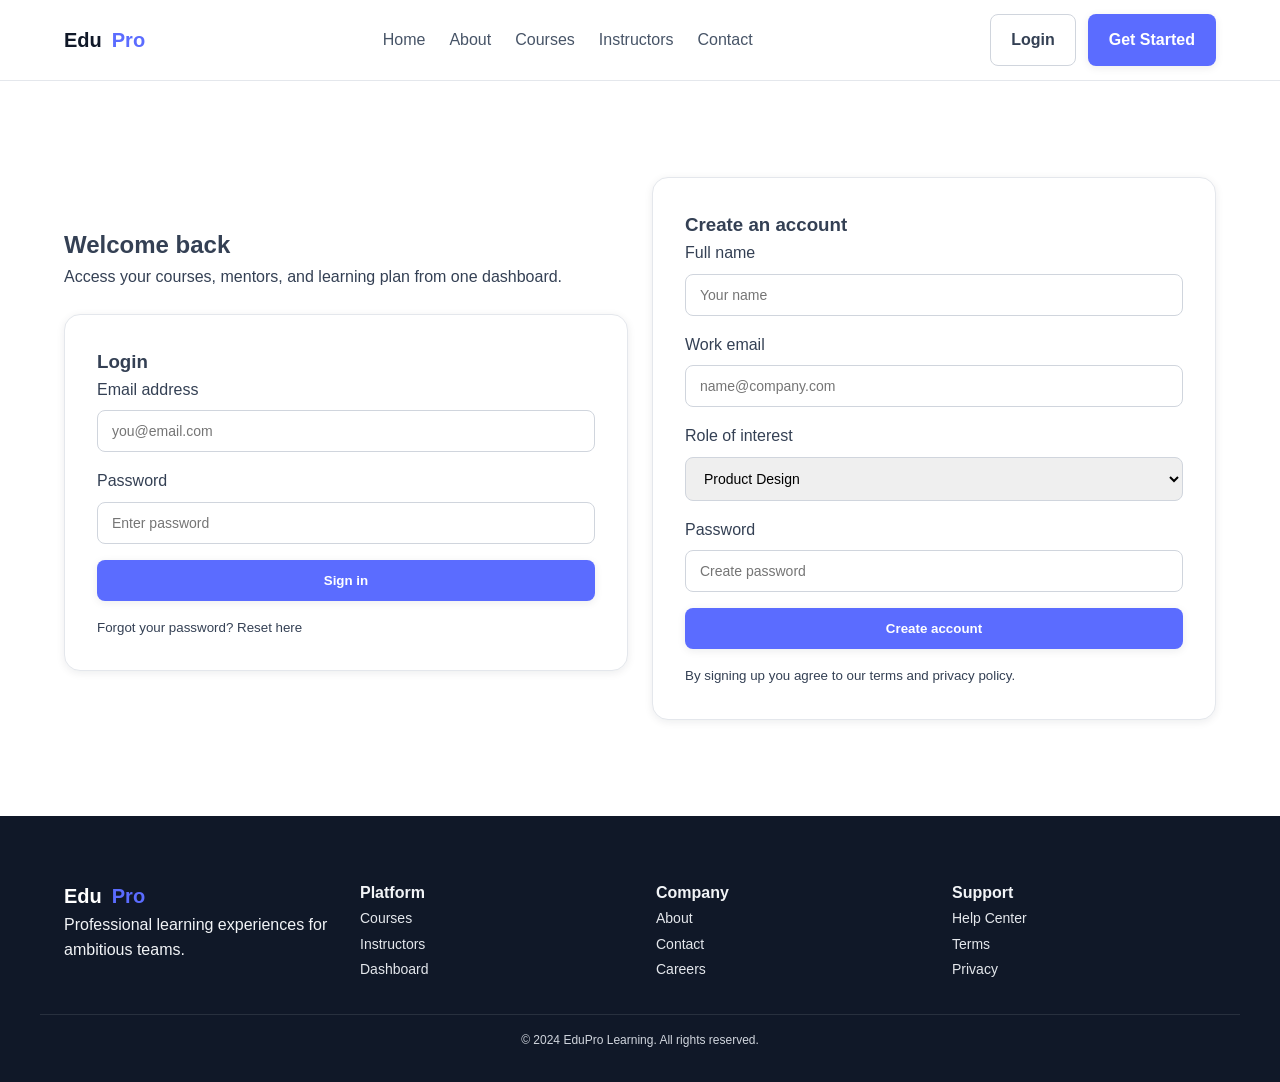
<file: frontend/pages/auth.html>
<!DOCTYPE html>
<html lang="en">
<head>
  <meta charset="UTF-8" />
  <meta name="viewport" content="width=device-width, initial-scale=1.0" />
  <title>Login & Register | EduPro</title>
  <link rel="stylesheet" href="../css/style.css" />
</head>
<body>
  <!-- Navigation -->
  <header class="header">
    <div class="container navbar">
      <a class="logo" href="../index.html">Edu<span>Pro</span></a>
      <nav class="nav-links">
        <a href="../index.html">Home</a>
        <a href="about.html">About</a>
        <a href="courses.html">Courses</a>
        <a href="instructors.html">Instructors</a>
        <a href="contact.html">Contact</a>
      </nav>
      <div class="nav-actions">
        <a class="btn btn-outline" href="auth.html">Login</a>
        <a class="btn btn-primary" href="auth.html">Get Started</a>
      </div>
      <button class="menu-toggle" aria-label="Open mobile menu">
        <span></span>
        <span></span>
        <span></span>
      </button>
    </div>
    <div class="mobile-menu">
      <a href="../index.html">Home</a>
      <a href="about.html">About</a>
      <a href="courses.html">Courses</a>
      <a href="instructors.html">Instructors</a>
      <a href="contact.html">Contact</a>
      <a href="auth.html">Login</a>
    </div>
  </header>

  <!-- Auth Forms -->
  <section class="section">
    <div class="container auth-layout">
      <div>
        <h1>Welcome back</h1>
        <p>Access your courses, mentors, and learning plan from one dashboard.</p>
        <div class="form-card" style="margin-top: 24px;">
          <h3>Login</h3>
          <form class="form-grid">
            <label class="form-control">Email address
              <input type="email" placeholder="you@email.com" required />
            </label>
            <label class="form-control">Password
              <input type="password" placeholder="Enter password" required />
            </label>
            <button class="btn btn-primary" type="submit">Sign in</button>
            <small>Forgot your password? <a href="contact.html">Reset here</a></small>
          </form>
        </div>
      </div>
      <div class="form-card">
        <h3>Create an account</h3>
        <form class="form-grid">
          <label class="form-control">Full name
            <input type="text" placeholder="Your name" required />
          </label>
          <label class="form-control">Work email
            <input type="email" placeholder="name@company.com" required />
          </label>
          <label class="form-control">Role of interest
            <select>
              <option>Product Design</option>
              <option>Data Analytics</option>
              <option>Software Engineering</option>
              <option>Marketing</option>
            </select>
          </label>
          <label class="form-control">Password
            <input type="password" placeholder="Create password" required />
          </label>
          <button class="btn btn-primary" type="submit">Create account</button>
          <small>By signing up you agree to our terms and privacy policy.</small>
        </form>
      </div>
    </div>
  </section>

  <!-- Footer -->
  <footer class="footer">
    <div class="container footer-grid">
      <div>
        <div class="logo" style="color: var(--white);">Edu<span>Pro</span></div>
        <p>Professional learning experiences for ambitious teams.</p>
      </div>
      <div>
        <h4>Platform</h4>
        <ul>
          <li><a href="courses.html">Courses</a></li>
          <li><a href="instructors.html">Instructors</a></li>
          <li><a href="dashboard.html">Dashboard</a></li>
        </ul>
      </div>
      <div>
        <h4>Company</h4>
        <ul>
          <li><a href="about.html">About</a></li>
          <li><a href="contact.html">Contact</a></li>
          <li><a href="auth.html">Careers</a></li>
        </ul>
      </div>
      <div>
        <h4>Support</h4>
        <ul>
          <li><a href="contact.html">Help Center</a></li>
          <li><a href="contact.html">Terms</a></li>
          <li><a href="contact.html">Privacy</a></li>
        </ul>
      </div>
    </div>
    <div class="container footer-bottom">
      © 2024 EduPro Learning. All rights reserved.
    </div>
  </footer>

  <script src="../js/main.js"></script>
</body>
</html>
</file>
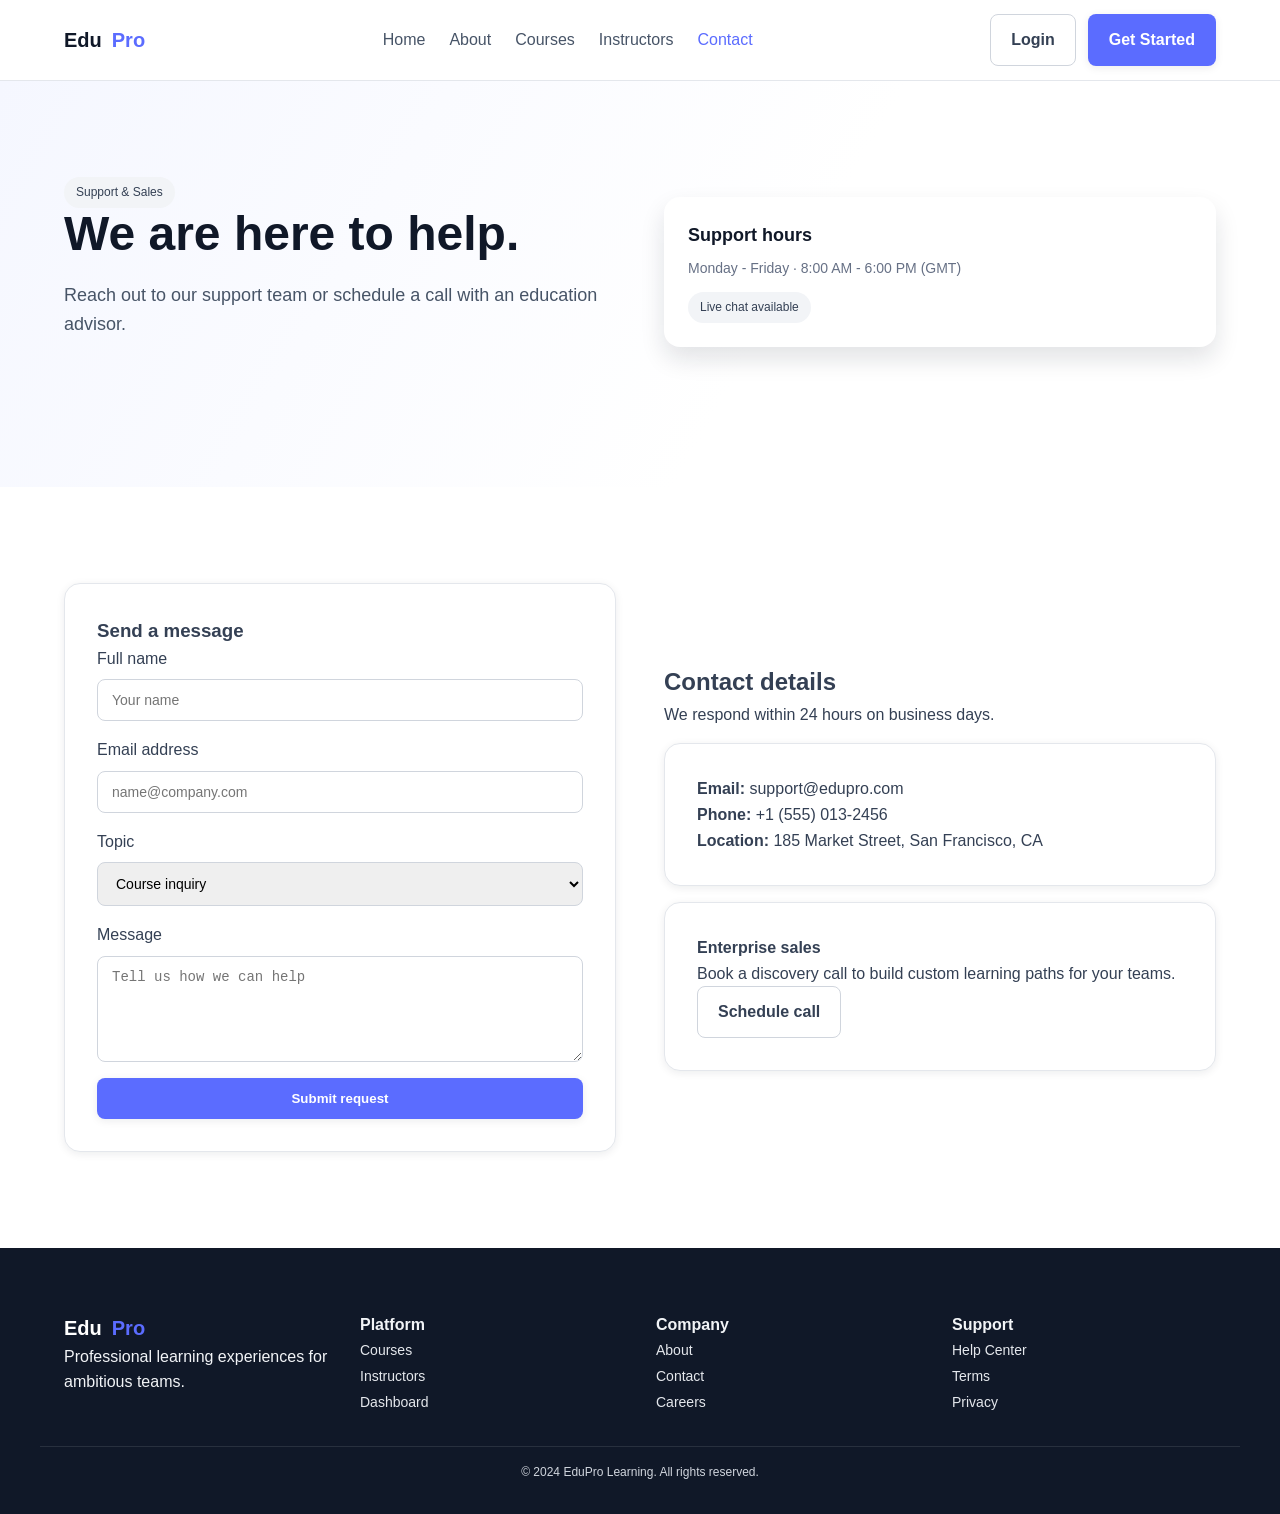
<file: frontend/pages/contact.html>
<!DOCTYPE html>
<html lang="en">
<head>
  <meta charset="UTF-8" />
  <meta name="viewport" content="width=device-width, initial-scale=1.0" />
  <title>Contact | EduPro</title>
  <link rel="stylesheet" href="../css/style.css" />
</head>
<body>
  <!-- Navigation -->
  <header class="header">
    <div class="container navbar">
      <a class="logo" href="../index.html">Edu<span>Pro</span></a>
      <nav class="nav-links">
        <a href="../index.html">Home</a>
        <a href="about.html">About</a>
        <a href="courses.html">Courses</a>
        <a href="instructors.html">Instructors</a>
        <a class="active" href="contact.html">Contact</a>
      </nav>
      <div class="nav-actions">
        <a class="btn btn-outline" href="auth.html">Login</a>
        <a class="btn btn-primary" href="auth.html">Get Started</a>
      </div>
      <button class="menu-toggle" aria-label="Open mobile menu">
        <span></span>
        <span></span>
        <span></span>
      </button>
    </div>
    <div class="mobile-menu">
      <a href="../index.html">Home</a>
      <a href="about.html">About</a>
      <a href="courses.html">Courses</a>
      <a href="instructors.html">Instructors</a>
      <a href="contact.html">Contact</a>
      <a href="auth.html">Login</a>
    </div>
  </header>

  <!-- Contact Hero -->
  <section class="hero">
    <div class="container hero-grid">
      <div class="hero-content">
        <span class="badge">Support & Sales</span>
        <h1>We are here to help.</h1>
        <p>Reach out to our support team or schedule a call with an education advisor.</p>
      </div>
      <div class="hero-card">
        <h4>Support hours</h4>
        <p>Monday - Friday · 8:00 AM - 6:00 PM (GMT)</p>
        <div style="margin-top: 12px;">
          <span class="badge">Live chat available</span>
        </div>
      </div>
    </div>
  </section>

  <!-- Contact Form -->
  <section class="section">
    <div class="container hero-grid">
      <div class="form-card">
        <h3>Send a message</h3>
        <form class="form-grid">
          <label class="form-control">Full name
            <input type="text" placeholder="Your name" required />
          </label>
          <label class="form-control">Email address
            <input type="email" placeholder="name@company.com" required />
          </label>
          <label class="form-control">Topic
            <select>
              <option>Course inquiry</option>
              <option>Enterprise partnership</option>
              <option>Technical support</option>
              <option>Billing</option>
            </select>
          </label>
          <label class="form-control">Message
            <textarea rows="5" placeholder="Tell us how we can help"></textarea>
          </label>
          <button class="btn btn-primary" type="submit">Submit request</button>
        </form>
      </div>
      <div>
        <h2>Contact details</h2>
        <p>We respond within 24 hours on business days.</p>
        <div class="form-card" style="margin-top: 16px;">
          <p><strong>Email:</strong> support@edupro.com</p>
          <p><strong>Phone:</strong> +1 (555) 013-2456</p>
          <p><strong>Location:</strong> 185 Market Street, San Francisco, CA</p>
        </div>
        <div class="form-card" style="margin-top: 16px;">
          <h4>Enterprise sales</h4>
          <p>Book a discovery call to build custom learning paths for your teams.</p>
          <a class="btn btn-outline" href="contact.html">Schedule call</a>
        </div>
      </div>
    </div>
  </section>

  <!-- Footer -->
  <footer class="footer">
    <div class="container footer-grid">
      <div>
        <div class="logo" style="color: var(--white);">Edu<span>Pro</span></div>
        <p>Professional learning experiences for ambitious teams.</p>
      </div>
      <div>
        <h4>Platform</h4>
        <ul>
          <li><a href="courses.html">Courses</a></li>
          <li><a href="instructors.html">Instructors</a></li>
          <li><a href="dashboard.html">Dashboard</a></li>
        </ul>
      </div>
      <div>
        <h4>Company</h4>
        <ul>
          <li><a href="about.html">About</a></li>
          <li><a href="contact.html">Contact</a></li>
          <li><a href="auth.html">Careers</a></li>
        </ul>
      </div>
      <div>
        <h4>Support</h4>
        <ul>
          <li><a href="contact.html">Help Center</a></li>
          <li><a href="contact.html">Terms</a></li>
          <li><a href="contact.html">Privacy</a></li>
        </ul>
      </div>
    </div>
    <div class="container footer-bottom">
      © 2024 EduPro Learning. All rights reserved.
    </div>
  </footer>

  <script src="../js/main.js"></script>
</body>
</html>
</file>
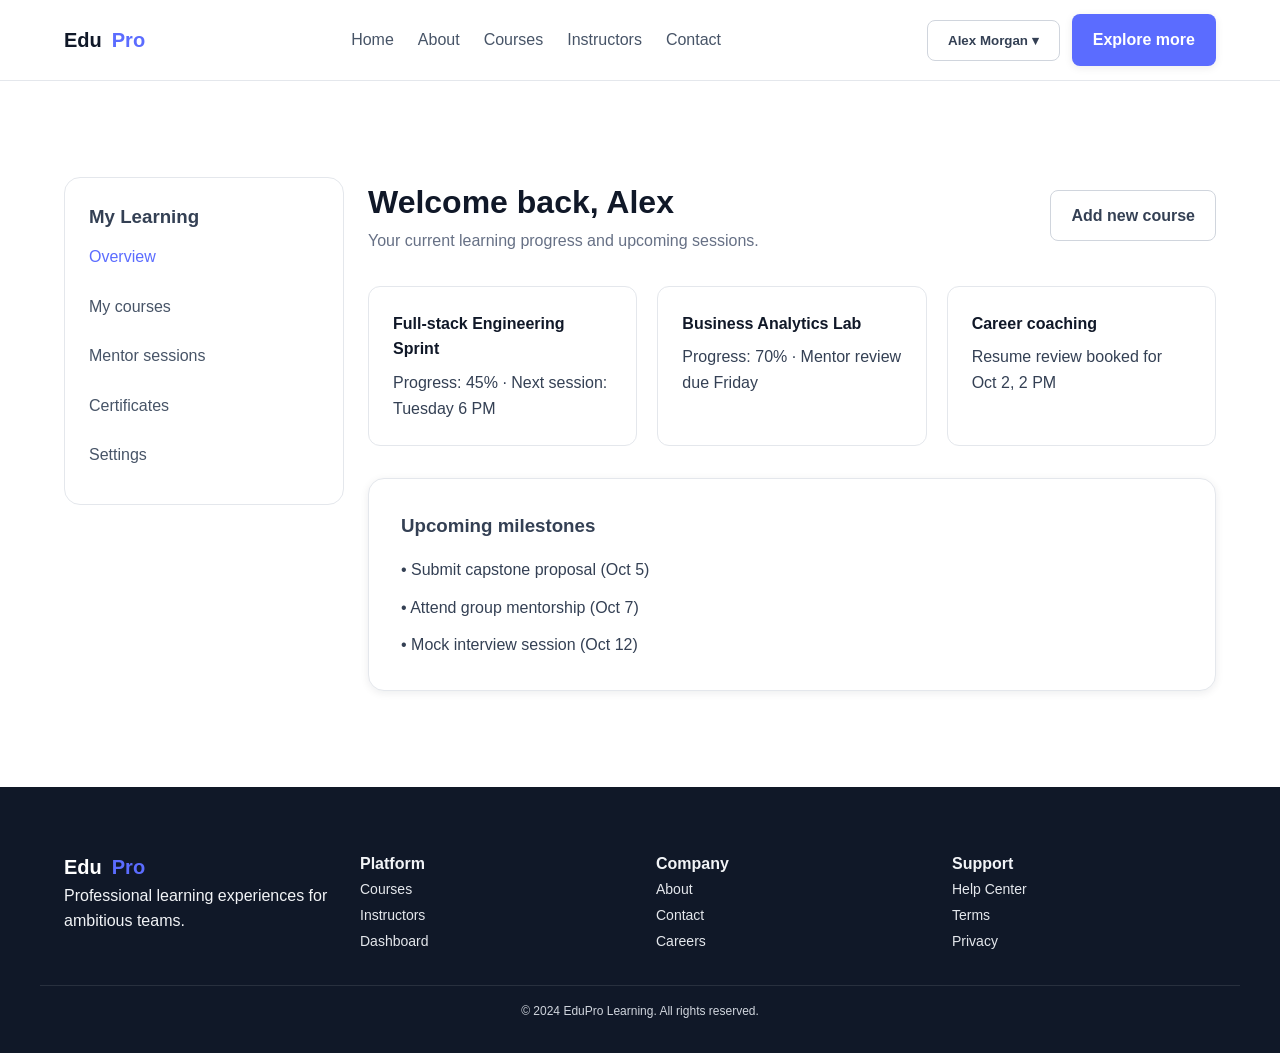
<file: frontend/pages/dashboard.html>
<!DOCTYPE html>
<html lang="en">
<head>
  <meta charset="UTF-8" />
  <meta name="viewport" content="width=device-width, initial-scale=1.0" />
  <title>Dashboard | EduPro</title>
  <link rel="stylesheet" href="../css/style.css" />
</head>
<body>
  <!-- Navigation -->
  <header class="header">
    <div class="container navbar">
      <a class="logo" href="../index.html">Edu<span>Pro</span></a>
      <nav class="nav-links">
        <a href="../index.html">Home</a>
        <a href="about.html">About</a>
        <a href="courses.html">Courses</a>
        <a href="instructors.html">Instructors</a>
        <a href="contact.html">Contact</a>
      </nav>
      <div class="nav-actions">
        <div class="dropdown">
          <button class="btn btn-outline" data-dropdown-toggle>Alex Morgan ▾</button>
          <div class="dropdown-menu" data-dropdown-menu>
            <a href="dashboard.html">Profile</a>
            <a href="dashboard.html">Settings</a>
            <a href="auth.html">Sign out</a>
          </div>
        </div>
        <a class="btn btn-primary" href="courses.html">Explore more</a>
      </div>
      <button class="menu-toggle" aria-label="Open mobile menu">
        <span></span>
        <span></span>
        <span></span>
      </button>
    </div>
    <div class="mobile-menu">
      <a href="../index.html">Home</a>
      <a href="about.html">About</a>
      <a href="courses.html">Courses</a>
      <a href="instructors.html">Instructors</a>
      <a href="contact.html">Contact</a>
      <a href="auth.html">Login</a>
    </div>
  </header>

  <!-- Dashboard -->
  <section class="section">
    <div class="container dashboard-layout">
      <aside class="sidebar">
        <h3>My Learning</h3>
        <a class="active" href="dashboard.html">Overview</a>
        <a href="dashboard.html">My courses</a>
        <a href="dashboard.html">Mentor sessions</a>
        <a href="dashboard.html">Certificates</a>
        <a href="dashboard.html">Settings</a>
      </aside>
      <div>
        <div class="section-title">
          <div>
            <h2>Welcome back, Alex</h2>
            <p>Your current learning progress and upcoming sessions.</p>
          </div>
          <a class="btn btn-outline" href="courses.html">Add new course</a>
        </div>
        <div class="dashboard-cards">
          <div class="feature-card">
            <h4>Full-stack Engineering Sprint</h4>
            <p>Progress: 45% · Next session: Tuesday 6 PM</p>
          </div>
          <div class="feature-card">
            <h4>Business Analytics Lab</h4>
            <p>Progress: 70% · Mentor review due Friday</p>
          </div>
          <div class="feature-card">
            <h4>Career coaching</h4>
            <p>Resume review booked for Oct 2, 2 PM</p>
          </div>
        </div>
        <div class="section" style="padding: 32px 0 0;">
          <div class="form-card">
            <h3>Upcoming milestones</h3>
            <ul style="margin-top: 16px; display: grid; gap: 12px;">
              <li>• Submit capstone proposal (Oct 5)</li>
              <li>• Attend group mentorship (Oct 7)</li>
              <li>• Mock interview session (Oct 12)</li>
            </ul>
          </div>
        </div>
      </div>
    </div>
  </section>

  <!-- Footer -->
  <footer class="footer">
    <div class="container footer-grid">
      <div>
        <div class="logo" style="color: var(--white);">Edu<span>Pro</span></div>
        <p>Professional learning experiences for ambitious teams.</p>
      </div>
      <div>
        <h4>Platform</h4>
        <ul>
          <li><a href="courses.html">Courses</a></li>
          <li><a href="instructors.html">Instructors</a></li>
          <li><a href="dashboard.html">Dashboard</a></li>
        </ul>
      </div>
      <div>
        <h4>Company</h4>
        <ul>
          <li><a href="about.html">About</a></li>
          <li><a href="contact.html">Contact</a></li>
          <li><a href="auth.html">Careers</a></li>
        </ul>
      </div>
      <div>
        <h4>Support</h4>
        <ul>
          <li><a href="contact.html">Help Center</a></li>
          <li><a href="contact.html">Terms</a></li>
          <li><a href="contact.html">Privacy</a></li>
        </ul>
      </div>
    </div>
    <div class="container footer-bottom">
      © 2024 EduPro Learning. All rights reserved.
    </div>
  </footer>

  <script src="../js/main.js"></script>
</body>
</html>
</file>
<file: frontend/css/style.css>
/* =============================
   EduPro - Global Styles
   ============================= */
:root {
  --brand-900: #101828;
  --brand-800: #1d2939;
  --brand-700: #344054;
  --brand-600: #475467;
  --brand-500: #667085;
  --brand-400: #98a2b3;
  --brand-300: #d0d5dd;
  --brand-200: #e4e7ec;
  --brand-100: #f2f4f7;
  --primary-600: #5b6cff;
  --primary-500: #6476ff;
  --primary-400: #7c8bff;
  --success-500: #12b76a;
  --warning-500: #f79009;
  --danger-500: #f04438;
  --white: #ffffff;
  --shadow-sm: 0 2px 8px rgba(16, 24, 40, 0.08);
  --shadow-md: 0 12px 24px rgba(16, 24, 40, 0.12);
  --radius-xl: 24px;
  --radius-lg: 16px;
  --radius-md: 12px;
  --radius-sm: 8px;
  --max-width: 1200px;
  --transition: 0.3s ease;
}

* {
  box-sizing: border-box;
  margin: 0;
  padding: 0;
}

body {
  font-family: "Inter", "Segoe UI", Tahoma, Geneva, Verdana, sans-serif;
  background: var(--white);
  color: var(--brand-700);
  line-height: 1.6;
}

img {
  max-width: 100%;
  display: block;
}

a {
  text-decoration: none;
  color: inherit;
}

ul {
  list-style: none;
}

.container {
  width: 100%;
  max-width: var(--max-width);
  margin: 0 auto;
  padding: 0 24px;
}

.btn {
  display: inline-flex;
  align-items: center;
  justify-content: center;
  gap: 8px;
  padding: 12px 20px;
  border-radius: var(--radius-sm);
  border: 1px solid transparent;
  font-weight: 600;
  cursor: pointer;
  transition: var(--transition);
}

.btn-primary {
  background: var(--primary-600);
  color: var(--white);
  box-shadow: var(--shadow-sm);
}

.btn-primary:hover {
  background: var(--primary-500);
}

.btn-outline {
  border-color: var(--brand-300);
  color: var(--brand-700);
  background: var(--white);
}

.btn-outline:hover {
  border-color: var(--primary-600);
  color: var(--primary-600);
}

.badge {
  display: inline-flex;
  align-items: center;
  padding: 6px 12px;
  font-size: 12px;
  border-radius: 999px;
  background: var(--brand-100);
  color: var(--brand-700);
}

.section {
  padding: 96px 0;
}

.section-title {
  display: flex;
  align-items: center;
  justify-content: space-between;
  margin-bottom: 32px;
  gap: 16px;
}

.section-title h2 {
  font-size: 32px;
  color: var(--brand-900);
}

.section-title p {
  color: var(--brand-500);
  max-width: 520px;
}

/* =============================
   Navigation
   ============================= */
.header {
  background: var(--white);
  position: sticky;
  top: 0;
  z-index: 100;
  border-bottom: 1px solid var(--brand-200);
}

.navbar {
  display: flex;
  align-items: center;
  justify-content: space-between;
  height: 80px;
}

.logo {
  display: flex;
  align-items: center;
  gap: 10px;
  font-weight: 700;
  font-size: 20px;
  color: var(--brand-900);
}

.logo span {
  color: var(--primary-600);
}

.nav-links {
  display: flex;
  align-items: center;
  gap: 24px;
  font-weight: 500;
}

.nav-links a {
  color: var(--brand-600);
  transition: var(--transition);
}

.nav-links a:hover,
.nav-links a.active {
  color: var(--primary-600);
}

.nav-actions {
  display: flex;
  align-items: center;
  gap: 12px;
}

.menu-toggle {
  display: none;
  flex-direction: column;
  gap: 6px;
  cursor: pointer;
}

.menu-toggle span {
  width: 24px;
  height: 2px;
  background: var(--brand-700);
  transition: var(--transition);
}

.mobile-menu {
  display: none;
  background: var(--white);
  border-top: 1px solid var(--brand-200);
  padding: 16px 24px;
}

.mobile-menu.open {
  display: block;
}

.mobile-menu a {
  display: block;
  padding: 12px 0;
  color: var(--brand-700);
}

/* =============================
   Hero Section
   ============================= */
.hero {
  background: linear-gradient(120deg, #f5f7ff 0%, #ffffff 60%);
  padding: 96px 0 120px;
}

.hero-grid {
  display: grid;
  gap: 48px;
  grid-template-columns: repeat(auto-fit, minmax(280px, 1fr));
  align-items: center;
}

.hero-content h1 {
  font-size: 48px;
  line-height: 1.1;
  color: var(--brand-900);
  margin-bottom: 20px;
}

.hero-content p {
  font-size: 18px;
  color: var(--brand-600);
  margin-bottom: 28px;
}

.hero-actions {
  display: flex;
  gap: 16px;
  flex-wrap: wrap;
}

.hero-card {
  background: var(--white);
  padding: 24px;
  border-radius: var(--radius-lg);
  box-shadow: var(--shadow-md);
}

.hero-card h4 {
  font-size: 18px;
  color: var(--brand-900);
  margin-bottom: 8px;
}

.hero-card p {
  color: var(--brand-500);
  font-size: 14px;
}

/* =============================
   Feature Highlights
   ============================= */
.features-grid {
  display: grid;
  gap: 24px;
  grid-template-columns: repeat(auto-fit, minmax(220px, 1fr));
}

.feature-card {
  background: var(--white);
  padding: 24px;
  border-radius: var(--radius-md);
  border: 1px solid var(--brand-200);
  transition: var(--transition);
}

.feature-card:hover {
  border-color: var(--primary-600);
  transform: translateY(-4px);
  box-shadow: var(--shadow-sm);
}

.feature-card h4 {
  color: var(--brand-900);
  margin-bottom: 8px;
}

/* =============================
   Course Cards
   ============================= */
.course-grid {
  display: grid;
  gap: 24px;
  grid-template-columns: repeat(auto-fit, minmax(260px, 1fr));
}

.course-card {
  background: var(--white);
  border-radius: var(--radius-md);
  overflow: hidden;
  border: 1px solid var(--brand-200);
  transition: var(--transition);
  display: flex;
  flex-direction: column;
}

.course-card:hover {
  transform: translateY(-6px);
  box-shadow: var(--shadow-md);
}

.course-card-body {
  padding: 20px;
  display: flex;
  flex-direction: column;
  gap: 12px;
  flex: 1;
}

.course-meta {
  display: flex;
  align-items: center;
  justify-content: space-between;
  color: var(--brand-500);
  font-size: 14px;
}

.course-card h3 {
  color: var(--brand-900);
  font-size: 18px;
}

.course-card p {
  color: var(--brand-600);
  font-size: 14px;
}

.course-price {
  font-weight: 700;
  color: var(--brand-900);
}

.course-actions {
  margin-top: auto;
  display: flex;
  gap: 12px;
}

/* =============================
   Stats Section
   ============================= */
.stats {
  background: var(--brand-900);
  color: var(--white);
}

.stats-grid {
  display: grid;
  gap: 24px;
  grid-template-columns: repeat(auto-fit, minmax(180px, 1fr));
}

.stat-card {
  padding: 24px;
  border-radius: var(--radius-md);
  background: rgba(255, 255, 255, 0.08);
}

.stat-card h3 {
  font-size: 32px;
  margin-bottom: 6px;
}

/* =============================
   Instructor Cards
   ============================= */
.instructor-grid {
  display: grid;
  gap: 24px;
  grid-template-columns: repeat(auto-fit, minmax(220px, 1fr));
}

.instructor-card {
  border: 1px solid var(--brand-200);
  border-radius: var(--radius-md);
  overflow: hidden;
  transition: var(--transition);
  background: var(--white);
}

.instructor-card:hover {
  transform: translateY(-6px);
  box-shadow: var(--shadow-md);
}

.instructor-card-body {
  padding: 16px;
}

/* =============================
   Forms
   ============================= */
.form-card {
  background: var(--white);
  padding: 32px;
  border-radius: var(--radius-lg);
  border: 1px solid var(--brand-200);
  box-shadow: var(--shadow-sm);
}

.form-grid {
  display: grid;
  gap: 16px;
}

.form-control {
  display: flex;
  flex-direction: column;
  gap: 8px;
  font-weight: 500;
  color: var(--brand-700);
}

.form-control input,
.form-control select,
.form-control textarea {
  padding: 12px 14px;
  border-radius: var(--radius-sm);
  border: 1px solid var(--brand-300);
  font-size: 14px;
}

.form-control input:focus,
.form-control select:focus,
.form-control textarea:focus {
  outline: none;
  border-color: var(--primary-600);
  box-shadow: 0 0 0 3px rgba(91, 108, 255, 0.2);
}

.auth-layout {
  display: grid;
  gap: 24px;
  grid-template-columns: repeat(auto-fit, minmax(280px, 1fr));
  align-items: center;
}

/* =============================
   Footer
   ============================= */
.footer {
  background: var(--brand-900);
  color: var(--brand-100);
  padding: 64px 0 32px;
}

.footer-grid {
  display: grid;
  gap: 32px;
  grid-template-columns: repeat(auto-fit, minmax(180px, 1fr));
  margin-bottom: 32px;
}

.footer a {
  color: var(--brand-200);
  font-size: 14px;
}

.footer-bottom {
  border-top: 1px solid rgba(255, 255, 255, 0.1);
  padding-top: 16px;
  font-size: 12px;
  text-align: center;
  color: var(--brand-300);
}

/* =============================
   Dashboard
   ============================= */
.dashboard-layout {
  display: grid;
  gap: 24px;
  grid-template-columns: 280px 1fr;
}

.sidebar {
  border: 1px solid var(--brand-200);
  border-radius: var(--radius-lg);
  padding: 24px;
  height: fit-content;
}

.sidebar a {
  display: block;
  padding: 12px 0;
  color: var(--brand-600);
}

.sidebar a.active,
.sidebar a:hover {
  color: var(--primary-600);
}

.dashboard-cards {
  display: grid;
  gap: 20px;
  grid-template-columns: repeat(auto-fit, minmax(220px, 1fr));
}

.dropdown {
  position: relative;
  display: inline-block;
}

.dropdown-menu {
  position: absolute;
  top: 48px;
  right: 0;
  background: var(--white);
  border: 1px solid var(--brand-200);
  border-radius: var(--radius-sm);
  min-width: 180px;
  box-shadow: var(--shadow-sm);
  display: none;
  z-index: 10;
}

.dropdown-menu.open {
  display: block;
}

.dropdown-menu a {
  display: block;
  padding: 10px 14px;
  color: var(--brand-600);
}

.dropdown-menu a:hover {
  background: var(--brand-100);
  color: var(--primary-600);
}

/* =============================
   Modal
   ============================= */
.modal-overlay {
  position: fixed;
  inset: 0;
  background: rgba(15, 23, 42, 0.6);
  display: none;
  align-items: center;
  justify-content: center;
  padding: 24px;
  z-index: 120;
}

.modal-overlay.open {
  display: flex;
}

.modal {
  background: var(--white);
  border-radius: var(--radius-lg);
  max-width: 520px;
  width: 100%;
  padding: 24px;
  box-shadow: var(--shadow-md);
}

.modal-header {
  display: flex;
  align-items: center;
  justify-content: space-between;
  margin-bottom: 16px;
}

/* =============================
   Responsive
   ============================= */
@media (max-width: 960px) {
  .nav-links,
  .nav-actions {
    display: none;
  }

  .menu-toggle {
    display: flex;
  }

  .dashboard-layout {
    grid-template-columns: 1fr;
  }
}

@media (max-width: 720px) {
  .section {
    padding: 64px 0;
  }

  .hero {
    padding: 72px 0;
  }

  .hero-content h1 {
    font-size: 38px;
  }
}
</file>
